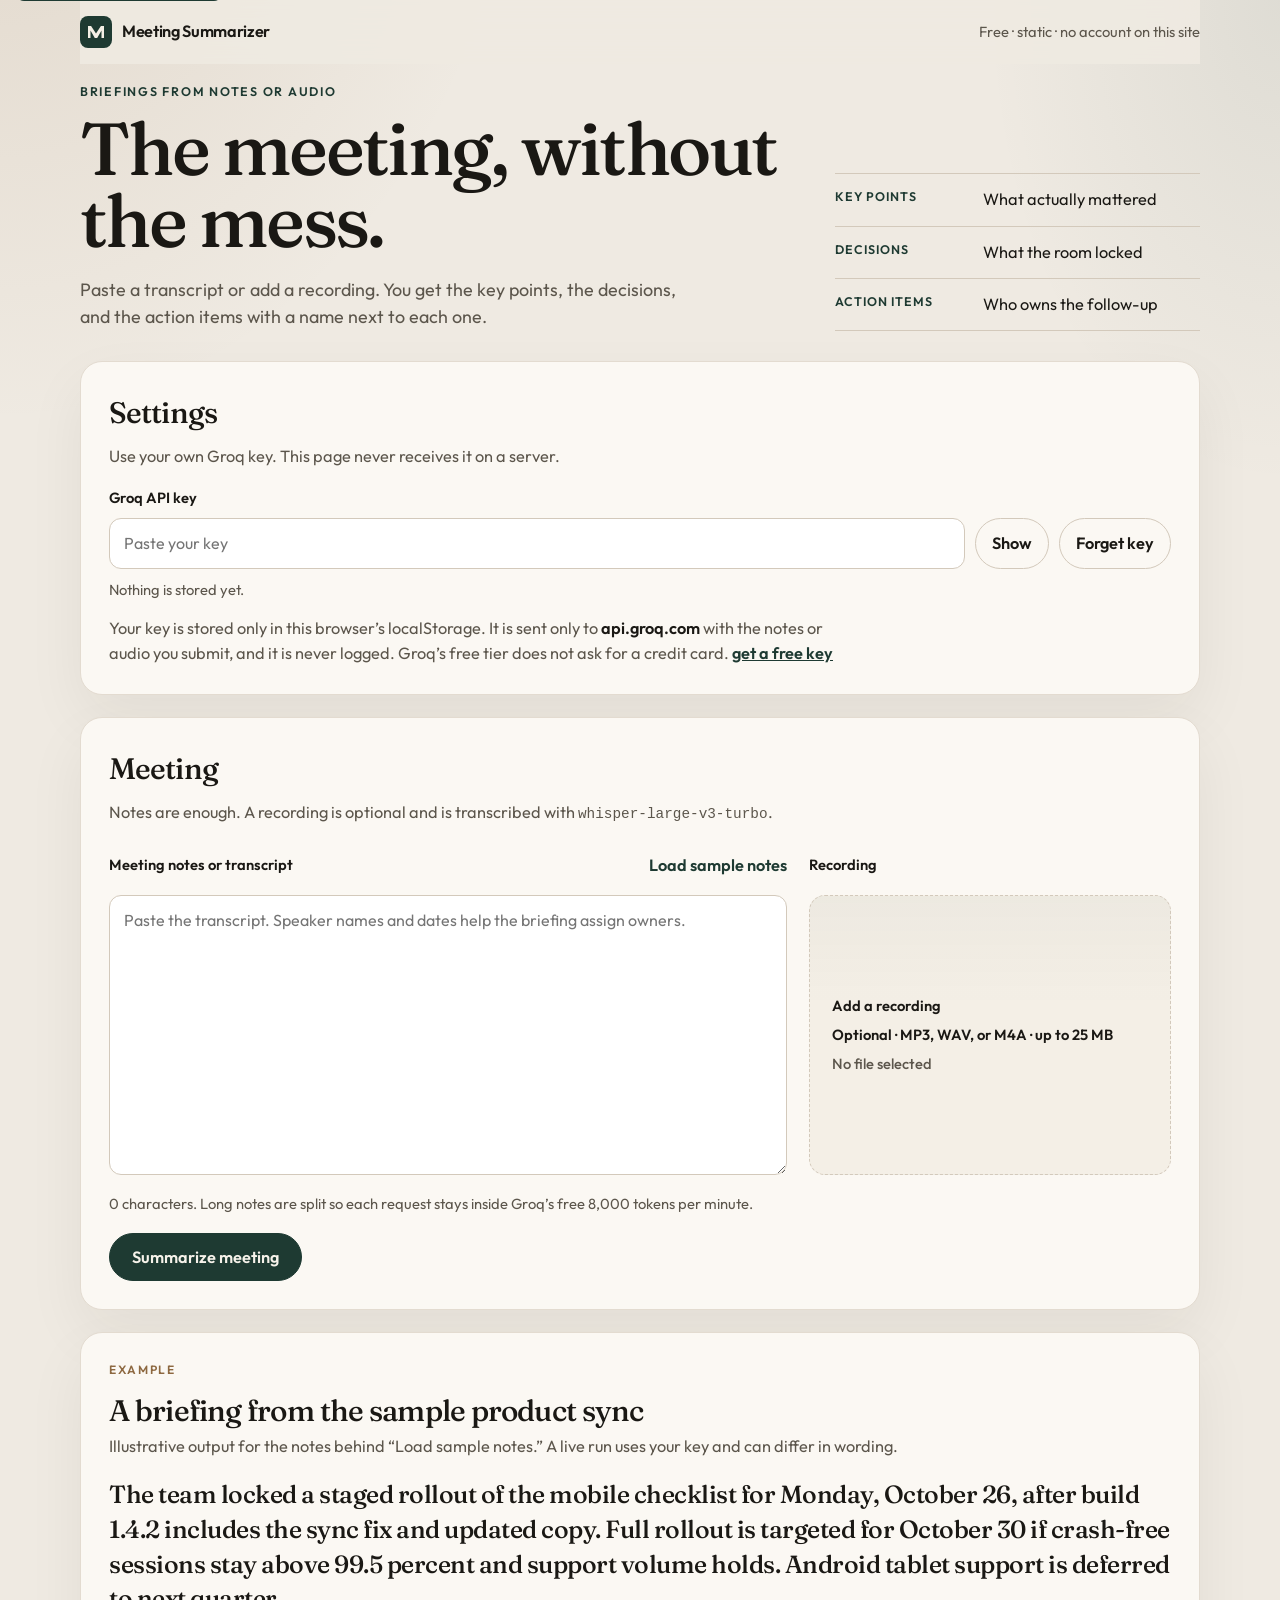
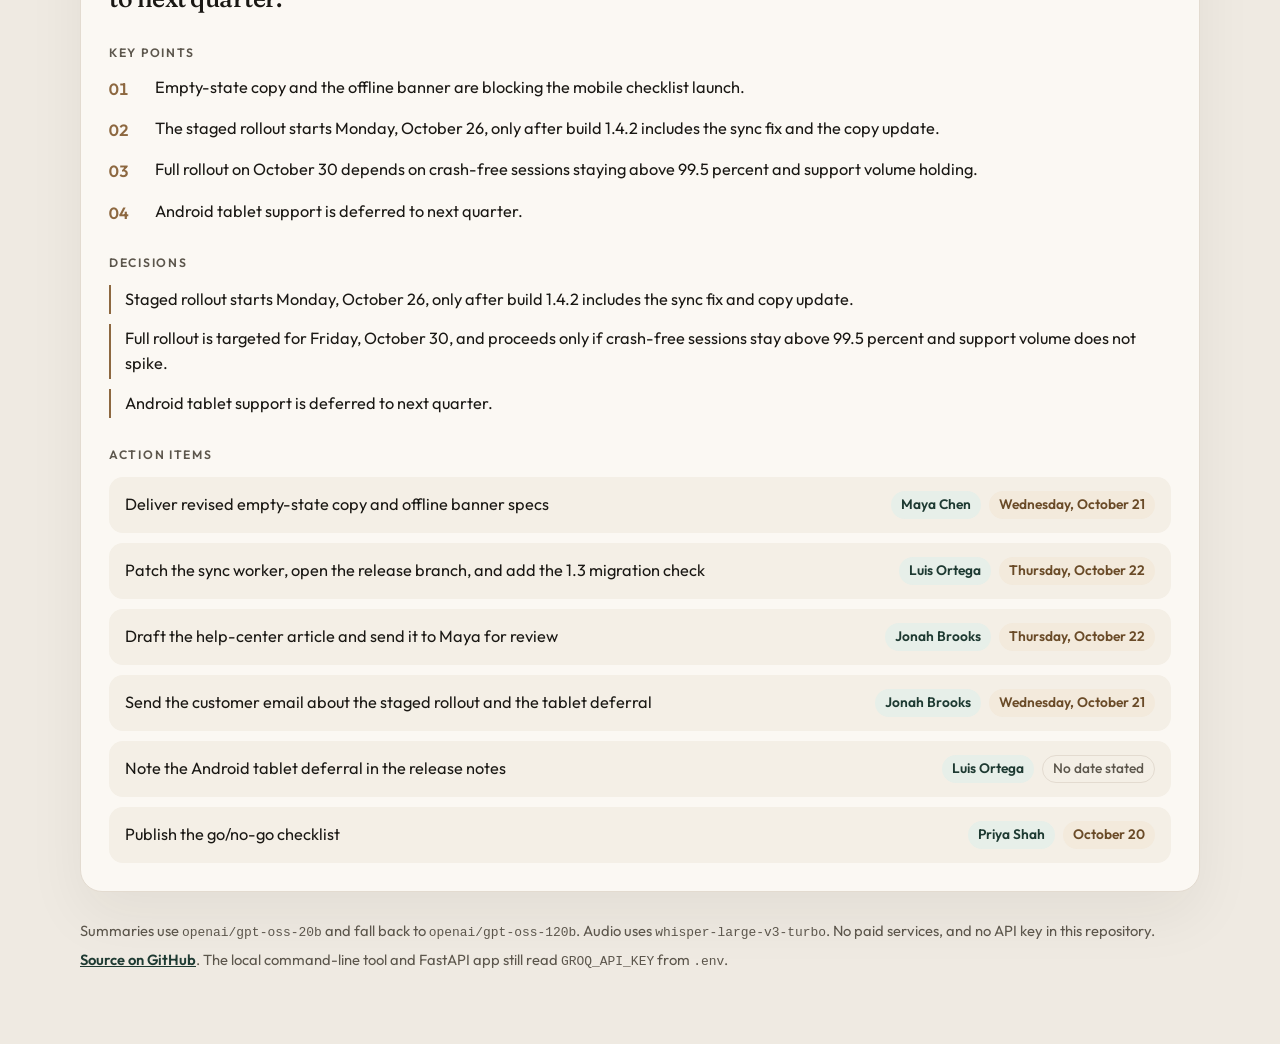
<file: docs/index.html>
<!DOCTYPE html>
<html lang="en">
<head>
  <meta charset="utf-8">
  <meta name="viewport" content="width=device-width, initial-scale=1">
  <title>Meeting Summarizer</title>
  <meta name="description" content="Paste meeting notes or upload a recording. Get key points, decisions, and action items with owners. Your free Groq key stays in this browser.">
  <meta name="theme-color" content="#efeae2">
  <link rel="icon" href="favicon.svg" type="image/svg+xml">
  <link rel="stylesheet" href="styles.css">
</head>
<body>
  <a class="skip" href="#notes">Skip to the meeting notes</a>
  <div class="wrap">
    <header class="topbar">
      <a class="brand" href="#top">
        <svg width="32" height="32" viewBox="0 0 32 32" aria-hidden="true">
          <rect width="32" height="32" rx="8" fill="#1e3a32"/>
          <path fill="#f4efe6" d="M8 22V10h3.1l4.9 7.4L20.9 10H24v12h-2.5v-7.6L17.2 22h-2.4l-4.3-7.6V22H8z"/>
        </svg>
        <span>Meeting Summarizer</span>
      </a>
      <p class="top-note">Free · static · no account on this site</p>
    </header>

    <main id="top">
      <section class="hero">
        <div>
          <p class="eyebrow">Briefings from notes or audio</p>
          <h1>The meeting, without the mess.</h1>
          <p class="lede">Paste a transcript or add a recording. You get the key points, the decisions, and the action items with a name next to each one.</p>
        </div>
        <dl class="promises">
          <div>
            <dt>Key points</dt>
            <dd>What actually mattered</dd>
          </div>
          <div>
            <dt>Decisions</dt>
            <dd>What the room locked</dd>
          </div>
          <div>
            <dt>Action items</dt>
            <dd>Who owns the follow-up</dd>
          </div>
        </dl>
      </section>

      <noscript>
        <p class="card">This page summarizes in your browser and needs JavaScript. There is no server here, so a key is never stored on this site.</p>
      </noscript>

      <section class="card" id="settings" aria-labelledby="settings-title">
        <div class="card-head">
          <h2 id="settings-title">Settings</h2>
        </div>
        <p class="card-lead">Use your own Groq key. This page never receives it on a server.</p>
        <label for="api-key">Groq API key</label>
        <div class="key-row">
          <input id="api-key" name="groq-api-key" type="password" autocomplete="off" spellcheck="false" autocapitalize="off" placeholder="Paste your key" aria-describedby="key-note">
          <button type="button" id="toggle-key" aria-pressed="false">Show</button>
          <button type="button" id="forget-key">Forget key</button>
        </div>
        <p id="key-status" class="key-status">Nothing is stored yet.</p>
        <p class="privacy" id="key-note">
          Your key is stored only in this browser’s localStorage. It is sent only to
          <span class="host">api.groq.com</span> with the notes or audio you submit, and it is never logged.
          Groq’s free tier does not ask for a credit card.
          <a href="https://console.groq.com/keys" target="_blank" rel="noopener noreferrer">get a free key</a>
        </p>
      </section>

      <section class="card" id="composer" aria-labelledby="composer-title">
        <div class="card-head">
          <h2 id="composer-title">Meeting</h2>
        </div>
        <p class="card-lead">Notes are enough. A recording is optional and is transcribed with <code>whisper-large-v3-turbo</code>.</p>
        <div class="composer-grid">
          <div class="field">
            <div class="field-head">
              <label for="notes">Meeting notes or transcript</label>
              <button type="button" id="load-sample" class="text-button">Load sample notes</button>
            </div>
            <textarea id="notes" placeholder="Paste the transcript. Speaker names and dates help the briefing assign owners."></textarea>
            <p class="hint" id="notes-meta">0 characters. Long notes are split so each request stays inside Groq’s free 8,000 tokens per minute.</p>
          </div>
          <div class="field">
            <div class="field-head">
              <span class="label-text" id="audio-label">Recording</span>
            </div>
            <label class="dropzone" id="dropzone">
              <input id="audio" type="file" accept=".mp3,.wav,.m4a,audio/mpeg,audio/wav,audio/mp4,audio/x-m4a" aria-labelledby="audio-label">
              <span class="drop-title">Add a recording</span>
              <span class="drop-hint">Optional · MP3, WAV, or M4A · up to 25 MB</span>
              <span class="file-name" id="audio-name">Drop a file or browse</span>
            </label>
            <button type="button" id="clear-audio" hidden>Remove audio</button>
          </div>
        </div>
        <div class="submit-row">
          <button type="button" class="primary" id="submit">Summarize meeting</button>
          <p id="status" role="status"></p>
        </div>
        <p id="error" class="error" role="alert" hidden></p>
      </section>

      <section class="card" id="results" hidden aria-labelledby="results-title">
        <div class="result-bar">
          <h2 id="results-title">Your briefing</h2>
          <div class="result-actions">
            <button type="button" id="copy-markdown">Copy Markdown</button>
            <button type="button" id="copy-json">Copy JSON</button>
          </div>
        </div>
        <p id="result-model"></p>
        <article class="briefing" id="briefing"></article>
        <details id="source-details" hidden>
          <summary>Text that was summarized</summary>
          <pre id="source-text"></pre>
        </details>
      </section>

      <section class="card" aria-labelledby="sample-title">
        <p class="sample-kicker">Example</p>
        <h2 id="sample-title">A briefing from the sample product sync</h2>
        <p class="card-lead sample-note">Illustrative output for the notes behind “Load sample notes.” A live run uses your key and can differ in wording.</p>
        <article class="sample-briefing">
          <p class="summary-copy">The team locked a staged rollout of the mobile checklist for Monday, October 26, after build 1.4.2 includes the sync fix and updated copy. Full rollout is targeted for October 30 if crash-free sessions stay above 99.5 percent and support volume holds. Android tablet support is deferred to next quarter.</p>
          <h3>Key points</h3>
          <ol class="points">
            <li><span class="index">01</span><p>Empty-state copy and the offline banner are blocking the mobile checklist launch.</p></li>
            <li><span class="index">02</span><p>The staged rollout starts Monday, October 26, only after build 1.4.2 includes the sync fix and the copy update.</p></li>
            <li><span class="index">03</span><p>Full rollout on October 30 depends on crash-free sessions staying above 99.5 percent and support volume holding.</p></li>
            <li><span class="index">04</span><p>Android tablet support is deferred to next quarter.</p></li>
          </ol>
          <h3>Decisions</h3>
          <ul class="decisions">
            <li>Staged rollout starts Monday, October 26, only after build 1.4.2 includes the sync fix and copy update.</li>
            <li>Full rollout is targeted for Friday, October 30, and proceeds only if crash-free sessions stay above 99.5 percent and support volume does not spike.</li>
            <li>Android tablet support is deferred to next quarter.</li>
          </ul>
          <h3>Action items</h3>
          <ol class="actions">
            <li>
              <p class="task">Deliver revised empty-state copy and offline banner specs</p>
              <p class="meta"><span class="who">Maya Chen</span><span class="when">Wednesday, October 21</span></p>
            </li>
            <li>
              <p class="task">Patch the sync worker, open the release branch, and add the 1.3 migration check</p>
              <p class="meta"><span class="who">Luis Ortega</span><span class="when">Thursday, October 22</span></p>
            </li>
            <li>
              <p class="task">Draft the help-center article and send it to Maya for review</p>
              <p class="meta"><span class="who">Jonah Brooks</span><span class="when">Thursday, October 22</span></p>
            </li>
            <li>
              <p class="task">Send the customer email about the staged rollout and the tablet deferral</p>
              <p class="meta"><span class="who">Jonah Brooks</span><span class="when">Wednesday, October 21</span></p>
            </li>
            <li>
              <p class="task">Note the Android tablet deferral in the release notes</p>
              <p class="meta"><span class="who">Luis Ortega</span><span class="when is-empty">No date stated</span></p>
            </li>
            <li>
              <p class="task">Publish the go/no-go checklist</p>
              <p class="meta"><span class="who">Priya Shah</span><span class="when">October 20</span></p>
            </li>
          </ol>
        </article>
      </section>
    </main>

    <footer>
      <p>Summaries use <code>openai/gpt-oss-20b</code> and fall back to <code>openai/gpt-oss-120b</code>. Audio uses <code>whisper-large-v3-turbo</code>. No paid services, and no API key in this repository.</p>
      <p><a href="https://github.com/taha080/ai-meeting-summarizer">Source on GitHub</a>. The local command-line tool and FastAPI app still read <code>GROQ_API_KEY</code> from <code>.env</code>.</p>
    </footer>
  </div>
  <script src="summarize.js"></script>
  <script src="app.js"></script>
</body>
</html>
</file>
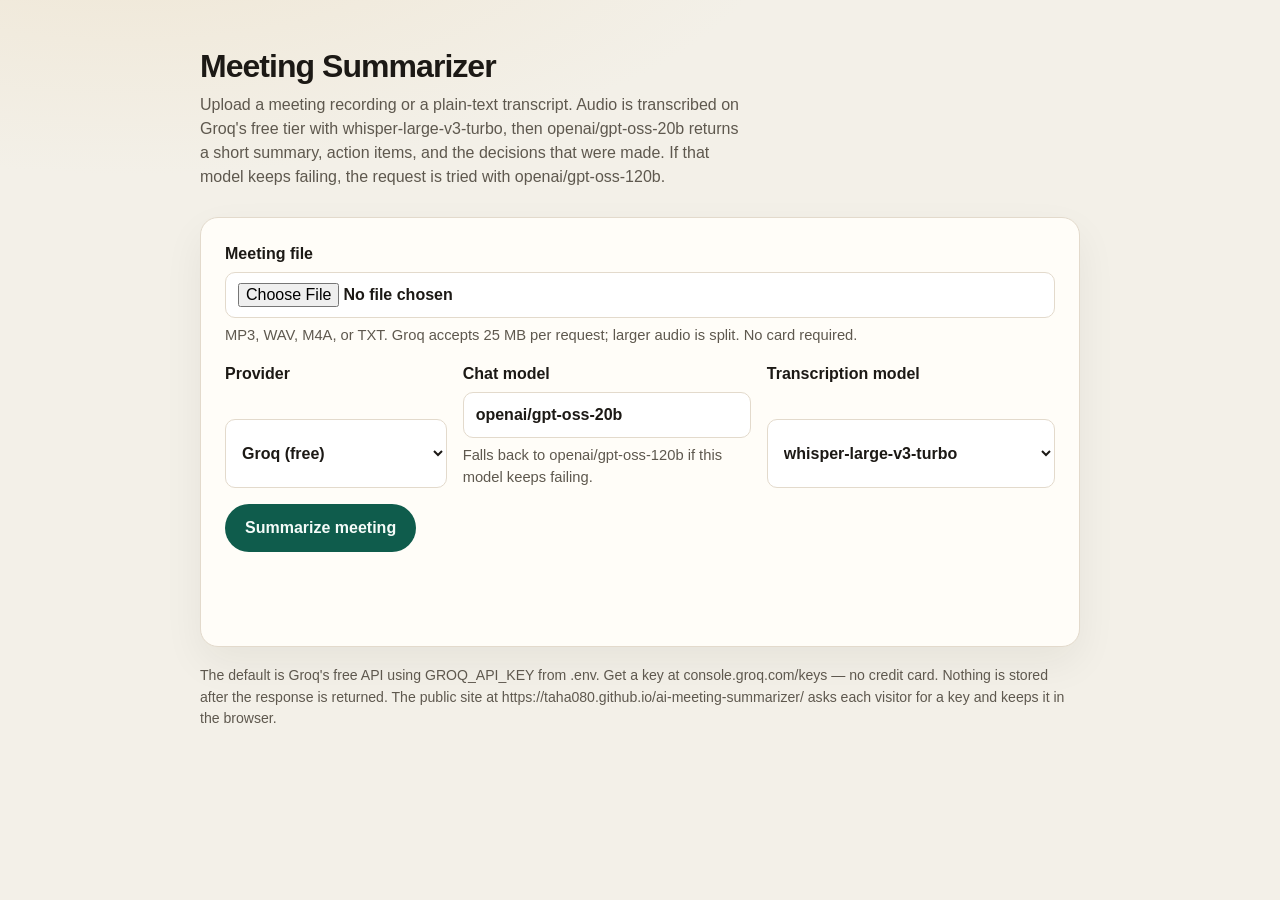
<file: src/meeting_summarizer/web/templates/index.html>
<!DOCTYPE html>
<html lang="en">
<head>
  <meta charset="utf-8">
  <meta name="viewport" content="width=device-width, initial-scale=1">
  <title>Meeting Summarizer</title>
  <style>
    :root {
      color-scheme: light;
      --bg: #f3f0e8;
      --ink: #1c1915;
      --muted: #5e584e;
      --card: #fffdf8;
      --line: #e3dacc;
      --accent: #0f5c4c;
      --accent-ink: #f4fbf8;
      --danger-bg: #fdecea;
      --danger-ink: #8c2f2f;
      --shadow: 0 16px 40px rgba(40, 32, 20, 0.06);
    }

    * { box-sizing: border-box; }

    body {
      margin: 0;
      min-height: 100vh;
      background:
        radial-gradient(1200px 480px at 10% -10%, #efe6d4 0%, transparent 55%),
        var(--bg);
      color: var(--ink);
      font-family: "Liberation Sans", "DejaVu Sans", "Segoe UI", Helvetica, Arial, sans-serif;
      line-height: 1.5;
    }

    main {
      width: min(880px, calc(100% - 32px));
      margin: 0 auto;
      padding: 48px 0 72px;
    }

    header h1 {
      margin: 0 0 8px;
      font-size: 2rem;
      letter-spacing: -0.03em;
      line-height: 1.15;
    }

    header p {
      margin: 0;
      max-width: 62ch;
      color: var(--muted);
    }

    .card {
      margin-top: 28px;
      background: var(--card);
      border: 1px solid var(--line);
      border-radius: 18px;
      box-shadow: var(--shadow);
      padding: 24px;
    }

    form { display: grid; gap: 16px; }

    label { display: grid; gap: 6px; font-weight: 650; }

    .hint { font-weight: 450; color: var(--muted); font-size: 0.92rem; }

    input[type="file"],
    input[type="text"],
    select {
      width: 100%;
      font: inherit;
      color: inherit;
      background: #fff;
      border: 1px solid var(--line);
      border-radius: 10px;
      padding: 10px 12px;
    }

    input:focus, select:focus, button:focus-visible {
      outline: 3px solid rgba(15, 92, 76, 0.28);
      outline-offset: 1px;
    }

    .row {
      display: grid;
      grid-template-columns: 1fr 1.3fr 1.3fr;
      gap: 16px;
    }

    button {
      justify-self: start;
      font: inherit;
      font-weight: 700;
      color: var(--accent-ink);
      background: var(--accent);
      border: 0;
      border-radius: 999px;
      padding: 12px 20px;
      cursor: pointer;
    }

    button:disabled { opacity: 0.6; cursor: progress; }

    .status {
      min-height: 1.4em;
      color: var(--muted);
    }

    .error {
      display: none;
      background: var(--danger-bg);
      color: var(--danger-ink);
      border-radius: 12px;
      padding: 12px 14px;
    }

    .error.visible { display: block; }

    h2 { margin: 0 0 8px; font-size: 1.15rem; }

    .summary { font-size: 1.05rem; margin: 0 0 20px; }

    table {
      width: 100%;
      border-collapse: collapse;
      font-size: 0.98rem;
    }

    th, td {
      text-align: left;
      vertical-align: top;
      padding: 10px 8px;
      border-bottom: 1px solid var(--line);
    }

    th { color: var(--muted); font-size: 0.82rem; letter-spacing: 0.04em; text-transform: uppercase; }

    ul { margin: 0; padding-left: 1.2rem; }
    li + li { margin-top: 6px; }

    .section + .section { margin-top: 22px; }

    pre {
      margin: 0;
      white-space: pre-wrap;
      word-break: break-word;
      font-family: "Liberation Mono", "DejaVu Sans Mono", ui-monospace, monospace;
      font-size: 0.86rem;
      background: #f7f3ea;
      border-radius: 12px;
      padding: 14px;
    }

    details summary { cursor: pointer; color: var(--accent); font-weight: 650; }

    footer {
      margin-top: 18px;
      color: var(--muted);
      font-size: 0.88rem;
    }

    @media (max-width: 700px) {
      .row { grid-template-columns: 1fr; }
      main { padding-top: 28px; }
    }
  </style>
</head>
<body>
  <main>
    <header>
      <h1>Meeting Summarizer</h1>
      <p>Upload a meeting recording or a plain-text transcript. Audio is transcribed on Groq's free tier with whisper-large-v3-turbo, then openai/gpt-oss-20b returns a short summary, action items, and the decisions that were made. If that model keeps failing, the request is tried with openai/gpt-oss-120b.</p>
    </header>

    <section class="card">
      <form id="summarize-form">
        <label>
          Meeting file
          <input id="file" name="file" type="file" accept=".mp3,.wav,.m4a,.txt,audio/mpeg,audio/wav,audio/mp4,text/plain" required>
          <span class="hint">MP3, WAV, M4A, or TXT. Groq accepts 25 MB per request; larger audio is split. No card required.</span>
        </label>
        <div class="row">
          <label>
            Provider
            <select id="provider" name="provider">
              <option value="groq" selected>Groq (free)</option>
              <option value="gemini">Gemini (free tier)</option>
              <option value="openai">OpenAI (optional, paid)</option>
            </select>
          </label>
          <label>
            Chat model
            <input id="model" name="model" type="text" value="openai/gpt-oss-20b" autocomplete="off">
            <span class="hint">Falls back to openai/gpt-oss-120b if this model keeps failing.</span>
          </label>
          <label>
            Transcription model
            <select id="transcription-model" name="transcription_model">
              <option value="whisper-large-v3-turbo" selected>whisper-large-v3-turbo</option>
              <option value="whisper-large-v3">whisper-large-v3</option>
              <option value="gemini-2.5-flash">gemini-2.5-flash</option>
              <option value="whisper-1">whisper-1 (OpenAI)</option>
              <option value="gpt-4o-transcribe">gpt-4o-transcribe (OpenAI)</option>
            </select>
          </label>
        </div>
        <button id="submit" type="submit">Summarize meeting</button>
        <p id="status" class="status" role="status"></p>
        <p id="error" class="error" role="alert"></p>
      </form>
    </section>

    <section id="results" class="card" hidden>
      <div class="section">
        <h2>Summary</h2>
        <p id="summary" class="summary"></p>
      </div>
      <div class="section">
        <h2>Action items</h2>
        <div id="actions"></div>
      </div>
      <div class="section">
        <h2>Key decisions</h2>
        <div id="decisions"></div>
      </div>
      <div class="section">
        <details>
          <summary>JSON</summary>
          <pre id="raw-json"></pre>
        </details>
      </div>
    </section>

    <footer>
      The default is Groq's free API using GROQ_API_KEY from .env. Get a key at console.groq.com/keys — no credit card. Nothing is stored after the response is returned. The public site at https://taha080.github.io/ai-meeting-summarizer/ asks each visitor for a key and keeps it in the browser.
    </footer>
  </main>
  <script>
    const form = document.getElementById("summarize-form");
    const fileInput = document.getElementById("file");
    const providerInput = document.getElementById("provider");
    const modelInput = document.getElementById("model");
    const transcriptionInput = document.getElementById("transcription-model");
    const providerDefaults = {
      groq: { model: "openai/gpt-oss-20b", transcription: "whisper-large-v3-turbo" },
      gemini: { model: "gemini-2.5-flash", transcription: "gemini-2.5-flash" },
      openai: { model: "gpt-4o-mini", transcription: "whisper-1" },
    };

    providerInput.addEventListener("change", () => {
      const defaults = providerDefaults[providerInput.value];
      if (!defaults) {
        return;
      }
      modelInput.value = defaults.model;
      transcriptionInput.value = defaults.transcription;
    });
    const submitButton = document.getElementById("submit");
    const status = document.getElementById("status");
    const errorBox = document.getElementById("error");
    const results = document.getElementById("results");
    const summary = document.getElementById("summary");
    const actions = document.getElementById("actions");
    const decisions = document.getElementById("decisions");
    const rawJson = document.getElementById("raw-json");

    function setError(message) {
      errorBox.textContent = message;
      errorBox.classList.toggle("visible", Boolean(message));
    }

    function dash(value) {
      return value ? value : "—";
    }

    function renderActions(items) {
      actions.replaceChildren();
      if (!items.length) {
        const empty = document.createElement("p");
        empty.textContent = "No action items identified.";
        actions.appendChild(empty);
        return;
      }
      const table = document.createElement("table");
      const head = document.createElement("tr");
      ["Task", "Owner", "Due"].forEach((label) => {
        const cell = document.createElement("th");
        cell.textContent = label;
        head.appendChild(cell);
      });
      const thead = document.createElement("thead");
      thead.appendChild(head);
      const tbody = document.createElement("tbody");
      items.forEach((item) => {
        const row = document.createElement("tr");
        [item.task, dash(item.owner), dash(item.due_date)].forEach((value) => {
          const cell = document.createElement("td");
          cell.textContent = value;
          row.appendChild(cell);
        });
        tbody.appendChild(row);
      });
      table.append(thead, tbody);
      actions.appendChild(table);
    }

    function renderDecisions(items) {
      decisions.replaceChildren();
      if (!items.length) {
        const empty = document.createElement("p");
        empty.textContent = "No key decisions identified.";
        decisions.appendChild(empty);
        return;
      }
      const list = document.createElement("ul");
      items.forEach((item) => {
        const entry = document.createElement("li");
        entry.textContent = item;
        list.appendChild(entry);
      });
      decisions.appendChild(list);
    }

    form.addEventListener("submit", async (event) => {
      event.preventDefault();
      setError("");
      results.hidden = true;
      const chosen = fileInput.files && fileInput.files[0];
      if (!chosen) {
        setError("Choose a meeting file first.");
        return;
      }

      const body = new FormData();
      body.append("file", chosen);
      body.append("provider", providerInput.value);
      body.append("model", modelInput.value.trim());
      body.append("transcription_model", transcriptionInput.value);

      submitButton.disabled = true;
      status.textContent = "Summarizing…";
      try {
        const response = await fetch("/api/summarize", { method: "POST", body });
        const payload = await response.json().catch(() => ({}));
        if (!response.ok) {
          throw new Error(payload.detail || "Summarization failed.");
        }
        summary.textContent = payload.summary || "";
        renderActions(payload.action_items || []);
        renderDecisions(payload.key_decisions || []);
        rawJson.textContent = JSON.stringify(payload, null, 2);
        results.hidden = false;
        status.textContent = "Summary ready.";
        results.scrollIntoView({ behavior: "smooth", block: "start" });
      } catch (error) {
        status.textContent = "";
        setError(error.message || "Summarization failed.");
      } finally {
        submitButton.disabled = false;
      }
    });
  </script>
</body>
</html>
</file>
<file: docs/styles.css>
@font-face {
  font-family: "Fraunces";
  font-style: normal;
  font-weight: 500;
  font-display: swap;
  src: url("fonts/fraunces-latin-500-normal.woff2") format("woff2");
}

@font-face {
  font-family: "Fraunces";
  font-style: normal;
  font-weight: 600;
  font-display: swap;
  src: url("fonts/fraunces-latin-600-normal.woff2") format("woff2");
}

@font-face {
  font-family: "Outfit";
  font-style: normal;
  font-weight: 400;
  font-display: swap;
  src: url("fonts/outfit-latin-400-normal.woff2") format("woff2");
}

@font-face {
  font-family: "Outfit";
  font-style: normal;
  font-weight: 500;
  font-display: swap;
  src: url("fonts/outfit-latin-500-normal.woff2") format("woff2");
}

@font-face {
  font-family: "Outfit";
  font-style: normal;
  font-weight: 600;
  font-display: swap;
  src: url("fonts/outfit-latin-600-normal.woff2") format("woff2");
}

:root {
  color-scheme: light;
  --paper: #efeae2;
  --card: #fbf8f3;
  --ink: #1a1814;
  --muted: #5c564c;
  --forest: #1e3a32;
  --forest-deep: #152922;
  --brass: #8d6840;
  --line: #e3dbd0;
  --line-strong: #d3c9bb;
  --wash: #f4efe6;
  --chip: #e7efe9;
  --danger-bg: #f8ece6;
  --danger: #6f2e24;
  --shadow: 0 24px 60px rgba(36, 28, 18, 0.06);
  --serif: "Fraunces", "Iowan Old Style", Palatino, Georgia, serif;
  --sans: "Outfit", "Avenir Next", "Segoe UI", Helvetica, Arial, sans-serif;
}

* { box-sizing: border-box; }

html { scroll-behavior: smooth; }

body {
  margin: 0;
  min-height: 100vh;
  color: var(--ink);
  background:
    radial-gradient(ellipse 80% 50% at 0% -10%, rgba(141, 104, 64, 0.16), transparent 52%),
    radial-gradient(ellipse 50% 40% at 100% 0%, rgba(30, 58, 50, 0.08), transparent 46%),
    var(--paper);
  font-family: var(--sans);
  font-size: 1.02rem;
  line-height: 1.55;
}

.skip {
  position: absolute;
  left: 16px;
  top: -40px;
  background: var(--forest);
  color: var(--wash);
  padding: 8px 12px;
  border-radius: 8px;
  z-index: 20;
}

.skip:focus { top: 12px; }

#settings,
#composer,
#results,
#notes,
#api-key {
  scroll-margin-top: 84px;
}

.wrap {
  width: min(1120px, calc(100% - 40px));
  margin: 0 auto;
  padding-bottom: 72px;
}

.topbar {
  position: sticky;
  top: 0;
  z-index: 10;
  display: flex;
  justify-content: space-between;
  align-items: center;
  gap: 16px;
  padding: 16px 0;
  background: rgba(239, 234, 226, 0.9);
  backdrop-filter: blur(14px);
}

.brand {
  display: inline-flex;
  align-items: center;
  gap: 10px;
  color: inherit;
  text-decoration: none;
  font-weight: 600;
  letter-spacing: -0.02em;
}

.brand svg { display: block; }

.top-note {
  margin: 0;
  color: var(--muted);
  font-size: 0.92rem;
}

.hero {
  display: grid;
  grid-template-columns: minmax(0, 1.45fr) minmax(240px, 0.75fr);
  gap: 48px;
  align-items: end;
  padding: 18px 0 8px;
}

.eyebrow {
  margin: 0 0 12px;
  color: var(--forest);
  font-size: 0.78rem;
  font-weight: 600;
  letter-spacing: 0.14em;
  text-transform: uppercase;
}

h1 {
  margin: 0;
  font-family: var(--serif);
  font-weight: 500;
  font-size: clamp(2.6rem, 6vw, 4.6rem);
  letter-spacing: -0.035em;
  line-height: 0.98;
}

.lede {
  max-width: 38rem;
  margin: 18px 0 0;
  color: var(--muted);
  font-size: 1.12rem;
}

.promises { margin: 0; }

.promises div {
  display: grid;
  grid-template-columns: 8.5rem 1fr;
  gap: 12px;
  padding: 13px 0;
  border-top: 1px solid var(--line-strong);
}

.promises div:last-child { border-bottom: 1px solid var(--line-strong); }

.promises dt {
  margin: 0;
  color: var(--forest);
  font-size: 0.78rem;
  font-weight: 600;
  letter-spacing: 0.08em;
  text-transform: uppercase;
}

.promises dd {
  margin: 0;
  color: var(--ink);
}

.card {
  margin-top: 22px;
  background: var(--card);
  border: 1px solid var(--line);
  border-radius: 22px;
  box-shadow: var(--shadow);
  padding: 28px;
}

.card-head {
  display: flex;
  justify-content: space-between;
  gap: 16px;
  align-items: baseline;
  margin-bottom: 8px;
}

h2 {
  margin: 0;
  font-family: var(--serif);
  font-size: 1.85rem;
  font-weight: 500;
  letter-spacing: -0.03em;
}

.card-lead {
  margin: 0 0 18px;
  color: var(--muted);
}

label, .label-text {
  display: block;
  margin-bottom: 8px;
  font-size: 0.92rem;
  font-weight: 600;
}

.key-row, .submit-row, .result-bar, .field-head {
  display: flex;
  gap: 10px;
  align-items: center;
}

.key-row { align-items: stretch; }

.key-row button { flex: 0 0 auto; }

input[type="password"],
input[type="text"],
textarea {
  width: 100%;
  color: inherit;
  background: #fff;
  border: 1px solid var(--line-strong);
  border-radius: 12px;
  padding: 12px 14px;
  font: inherit;
  font-size: 16px;
}

textarea {
  min-height: 280px;
  resize: vertical;
  line-height: 1.55;
}

#api-key { flex: 1; }

input:focus-visible,
textarea:focus-visible,
button:focus-visible,
summary:focus-visible,
a:focus-visible {
  outline: 3px solid rgba(30, 58, 50, 0.35);
  outline-offset: 2px;
}

button, .text-button {
  font: inherit;
  cursor: pointer;
}

button {
  border: 1px solid var(--line-strong);
  background: transparent;
  color: var(--ink);
  border-radius: 999px;
  min-height: 44px;
  padding: 0 16px;
  font-weight: 600;
}

button:hover { border-color: var(--forest); }

.primary {
  background: var(--forest);
  border-color: var(--forest);
  color: #f6f2ea;
  padding: 0 22px;
  min-height: 48px;
}

.primary:hover { background: var(--forest-deep); }

.primary:disabled {
  opacity: 0.65;
  cursor: progress;
}

.text-button {
  border: 0;
  background: transparent;
  color: var(--forest);
  font-weight: 600;
  padding: 0;
  min-height: 44px;
}

.privacy, .hint, .key-status, #status, footer, .file-name {
  color: var(--muted);
}

.privacy {
  max-width: 68ch;
  margin: 14px 0 0;
}

.privacy a {
  color: var(--forest);
  font-weight: 600;
}

.host {
  color: var(--ink);
  font-weight: 600;
}

.key-status, .hint, #status { margin: 10px 0 0; font-size: 0.92rem; }

.composer-grid {
  display: grid;
  grid-template-columns: minmax(0, 1.5fr) minmax(240px, 0.8fr);
  gap: 22px;
  align-items: start;
}

.field-head {
  justify-content: space-between;
  min-height: 44px;
  margin-bottom: 8px;
}

.field-head label,
.field-head .label-text { margin-bottom: 0; }

.dropzone {
  position: relative;
  display: grid;
  align-content: center;
  gap: 6px;
  min-height: 280px;
  padding: 22px;
  border: 1.5px dashed var(--line-strong);
  border-radius: 16px;
  background:
    linear-gradient(180deg, rgba(30, 58, 50, 0.03), transparent 40%),
    var(--wash);
  text-align: left;
}

.dropzone input {
  position: absolute;
  inset: 0;
  opacity: 0;
  cursor: pointer;
  font-size: 16px;
}

.dropzone.is-hot,
.dropzone.has-file {
  border-style: solid;
  border-color: var(--forest);
  background: #f3f7f4;
}

.drop-title {
  font-weight: 600;
  color: var(--ink);
}

.drop-hint, .file-name { font-size: 0.92rem; }

.file-name { font-weight: 500; }

.dropzone.has-file .file-name { color: var(--forest); font-weight: 600; }

#clear-audio { margin-top: 10px; }

.submit-row {
  justify-content: space-between;
  margin-top: 18px;
  flex-wrap: wrap;
}

.error {
  margin: 14px 0 0;
  padding: 12px 14px;
  border-radius: 12px;
  background: var(--danger-bg);
  color: var(--danger);
}

.error[hidden] { display: none; }

.result-bar {
  justify-content: space-between;
  align-items: center;
  gap: 12px;
  margin-bottom: 8px;
  flex-wrap: wrap;
}

#result-model {
  margin: 0;
  color: var(--muted);
  font-size: 0.92rem;
}

.result-actions { display: flex; gap: 8px; flex-wrap: wrap; }

.briefing-kicker, .sample-kicker {
  margin: 0 0 8px;
  color: var(--brass);
  font-size: 0.75rem;
  font-weight: 600;
  letter-spacing: 0.14em;
  text-transform: uppercase;
}

.summary-copy {
  margin: 0;
  font-family: var(--serif);
  font-size: clamp(1.25rem, 2vw, 1.55rem);
  font-weight: 500;
  letter-spacing: -0.02em;
  line-height: 1.4;
}

.briefing h3, .sample-briefing h3 {
  margin: 28px 0 12px;
  font-family: var(--sans);
  font-size: 0.76rem;
  font-weight: 600;
  letter-spacing: 0.14em;
  text-transform: uppercase;
  color: var(--muted);
}

.points, .decisions, .actions {
  list-style: none;
  margin: 0;
  padding: 0;
}

.points { display: grid; gap: 14px; }

.points li {
  display: grid;
  grid-template-columns: 2.4rem minmax(0, 1fr);
  gap: 8px;
  align-items: start;
}

.points p, .decisions li, .actions .task { margin: 0; }

.index {
  color: var(--brass);
  font-weight: 600;
  font-variant-numeric: tabular-nums;
  padding-top: 2px;
}

.decisions { display: grid; gap: 10px; }

.decisions li {
  margin: 0;
  padding: 2px 0 2px 14px;
  border-left: 2px solid var(--brass);
}

.actions { display: grid; gap: 10px; }

.actions li {
  display: grid;
  grid-template-columns: minmax(0, 1fr) auto;
  gap: 16px;
  align-items: center;
  padding: 14px 16px;
  background: var(--wash);
  border-radius: 14px;
}

.actions .meta {
  display: flex;
  flex-wrap: wrap;
  justify-content: flex-end;
  gap: 8px;
  margin: 0;
}

.who, .when {
  display: inline-flex;
  align-items: center;
  min-height: 28px;
  padding: 2px 10px;
  border-radius: 999px;
  font-size: 0.86rem;
  font-weight: 600;
}

.who { background: var(--chip); color: var(--forest); }

.when { background: #f3eadc; color: #6a4b28; }

.is-empty { background: transparent; color: var(--muted); font-weight: 500; border: 1px solid var(--line); }

.points li.empty,
.decisions li.empty,
.actions li.empty {
  display: block;
  color: var(--muted);
}

details { margin-top: 22px; }

summary {
  cursor: pointer;
  color: var(--forest);
  font-weight: 600;
}

pre {
  overflow: auto;
  white-space: pre-wrap;
  margin: 12px 0 0;
  padding: 14px;
  border-radius: 12px;
  background: var(--wash);
  font-family: "Cascadia Mono", "Liberation Mono", ui-monospace, monospace;
  font-size: 0.86rem;
  line-height: 1.5;
}

.sample-note { margin-top: 0; }

footer {
  display: grid;
  gap: 6px;
  margin-top: 28px;
  font-size: 0.92rem;
}

footer p { margin: 0; }

footer a { color: var(--forest); font-weight: 600; }

code {
  font-family: "Cascadia Mono", "Liberation Mono", ui-monospace, monospace;
  font-size: 0.88em;
}

@media (max-width: 860px) {
  .wrap { width: min(1120px, calc(100% - 28px)); }
  .hero, .composer-grid { grid-template-columns: 1fr; gap: 22px; }
  .promises div { grid-template-columns: 1fr; gap: 2px; }
  .card { padding: 20px; border-radius: 18px; }
  .key-row, .actions li { display: grid; grid-template-columns: 1fr; }
  .actions .meta { justify-content: flex-start; }
  .dropzone { min-height: 160px; }
  textarea { min-height: 220px; }
  .top-note { display: none; }
}

@media (prefers-reduced-motion: reduce) {
  html { scroll-behavior: auto; }
}
</file>
